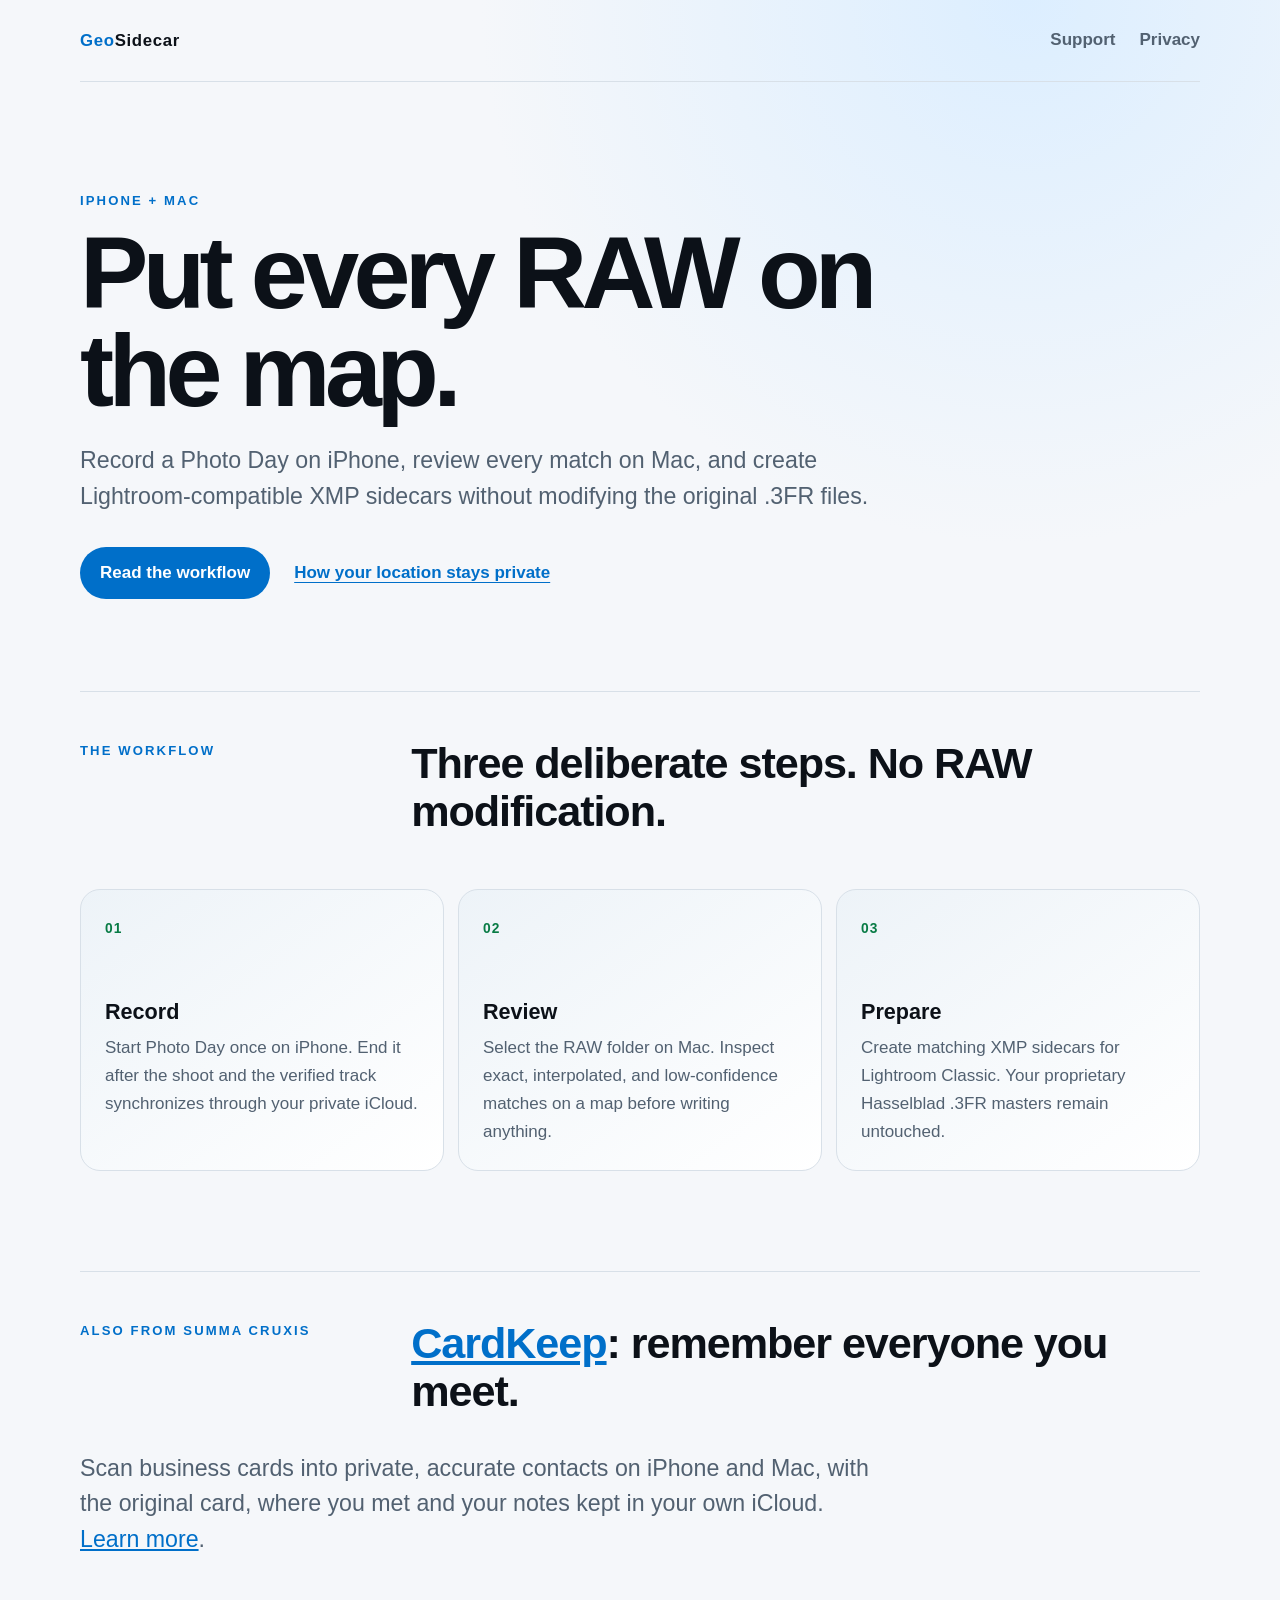
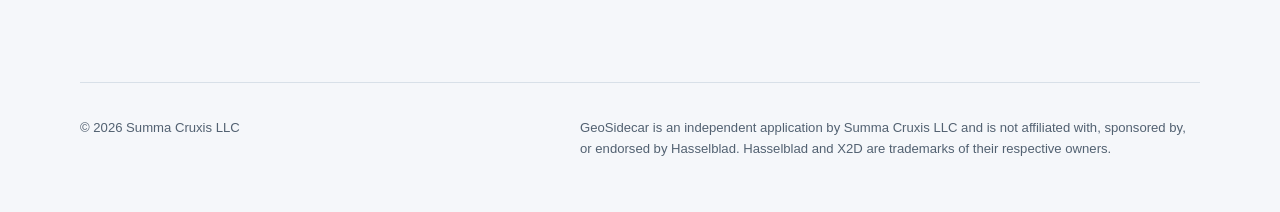
<file: index.html>
<!doctype html>
<html lang="en">
<head>
  <meta charset="utf-8">
  <meta name="viewport" content="width=device-width, initial-scale=1">
  <meta name="description" content="GeoSidecar support, workflow guidance, and privacy information.">
  <title>GeoSidecar — RAW Geotagging for Hasselblad X2D Cameras</title>
  <link rel="stylesheet" href="styles.css">
</head>
<body>
  <header class="site-header">
    <a class="wordmark" href="index.html" aria-label="GeoSidecar home"><span>Geo</span>Sidecar</a>
    <nav aria-label="Main navigation">
      <a href="support.html">Support</a>
      <a href="privacy.html">Privacy</a>
    </nav>
  </header>

  <main>
    <section class="hero">
      <p class="eyebrow">iPhone + Mac</p>
      <h1>Put every RAW on the map.</h1>
      <p class="lede">Record a Photo Day on iPhone, review every match on Mac, and create Lightroom-compatible XMP sidecars without modifying the original .3FR files.</p>
      <div class="hero-actions">
        <a class="button" href="support.html">Read the workflow</a>
        <a class="text-link" href="privacy.html">How your location stays private</a>
      </div>
    </section>

    <section class="workflow" aria-labelledby="workflow-heading">
      <div class="section-heading">
        <p class="eyebrow">The workflow</p>
        <h2 id="workflow-heading">Three deliberate steps. No RAW modification.</h2>
      </div>
      <div class="cards">
        <article><span class="number">01</span><h3>Record</h3><p>Start Photo Day once on iPhone. End it after the shoot and the verified track synchronizes through your private iCloud.</p></article>
        <article><span class="number">02</span><h3>Review</h3><p>Select the RAW folder on Mac. Inspect exact, interpolated, and low-confidence matches on a map before writing anything.</p></article>
        <article><span class="number">03</span><h3>Prepare</h3><p>Create matching XMP sidecars for Lightroom Classic. Your proprietary Hasselblad .3FR masters remain untouched.</p></article>
      </div>
    </section>

    <section class="workflow" aria-labelledby="more-heading">
      <div class="section-heading">
        <p class="eyebrow">Also from Summa Cruxis</p>
        <h2 id="more-heading"><a href="cardkeep/index.html">CardKeep</a>: remember everyone you meet.</h2>
      </div>
      <p class="lede">Scan business cards into private, accurate contacts on iPhone and Mac, with the original card, where you met and your notes kept in your own iCloud. <a href="cardkeep/index.html">Learn more</a>.</p>
    </section>
  </main>

  <footer>
    <p>© 2026 Summa Cruxis LLC</p>
    <p>GeoSidecar is an independent application by Summa Cruxis LLC and is not affiliated with, sponsored by, or endorsed by Hasselblad. Hasselblad and X2D are trademarks of their respective owners.</p>
  </footer>
</body>
</html>
</file>
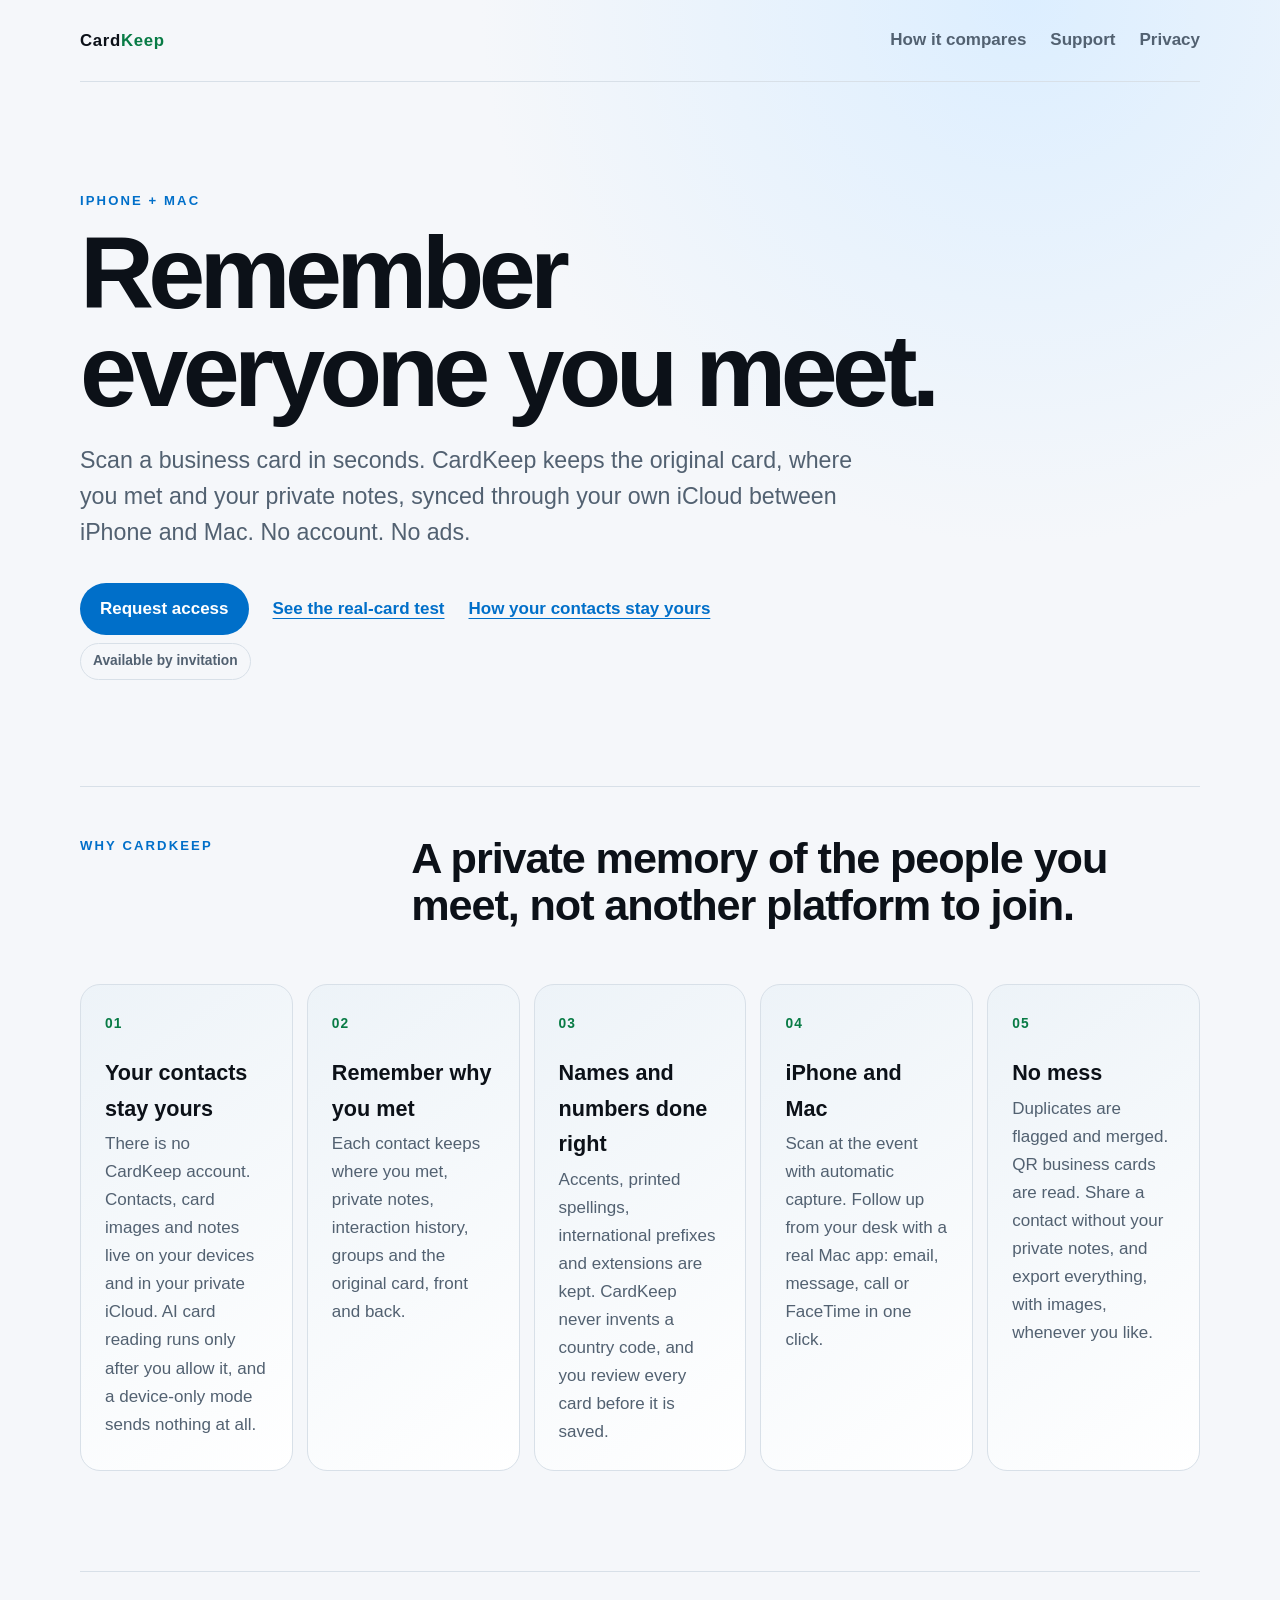
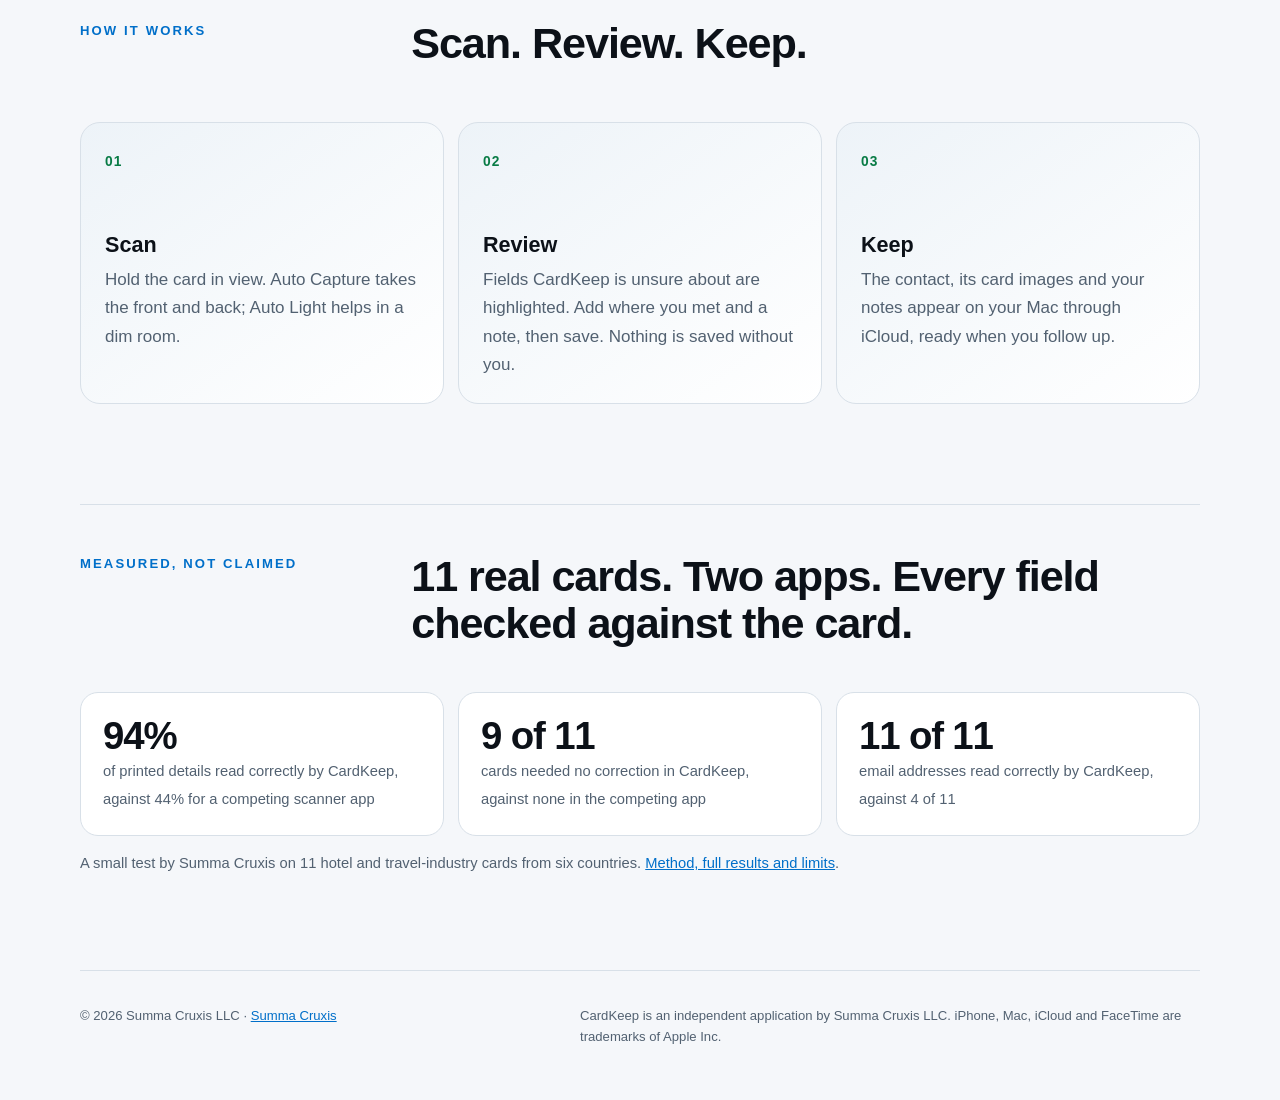
<file: cardkeep/index.html>
<!doctype html>
<html lang="en">
<head>
  <meta charset="utf-8">
  <meta name="viewport" content="width=device-width, initial-scale=1">
  <meta name="description" content="CardKeep turns business cards into private, accurate contacts on iPhone and Mac, with the original card, where you met, and your notes kept in your own iCloud.">
  <title>CardKeep — Remember everyone you meet</title>
  <link rel="stylesheet" href="../styles.css">
  <link rel="stylesheet" href="cardkeep.css">
</head>
<body>
  <header class="site-header">
    <a class="wordmark" href="index.html" aria-label="CardKeep home">Card<span>Keep</span></a>
    <nav aria-label="CardKeep navigation">
      <a href="compare.html">How it compares</a>
      <a href="support.html">Support</a>
      <a href="privacy.html">Privacy</a>
    </nav>
  </header>

  <main>
    <section class="hero">
      <p class="eyebrow">iPhone + Mac</p>
      <h1>Remember everyone you meet.</h1>
      <p class="lede">Scan a business card in seconds. CardKeep keeps the original card, where you met and your private notes, synced through your own iCloud between iPhone and Mac. No account. No ads.</p>
      <div class="hero-actions">
        <a class="button" href="mailto:support@summacruxis.com?subject=CardKeep%20access%20request">Request access</a>
        <a class="text-link" href="compare.html">See the real-card test</a>
        <a class="text-link" href="privacy.html">How your contacts stay yours</a>
      </div>
      <p class="status">Available by invitation</p>
    </section>

    <section class="workflow" aria-labelledby="why-heading">
      <div class="section-heading">
        <p class="eyebrow">Why CardKeep</p>
        <h2 id="why-heading">A private memory of the people you meet, not another platform to join.</h2>
      </div>
      <div class="cards five">
        <article>
          <span class="number">01</span>
          <h3>Your contacts stay yours</h3>
          <p>There is no CardKeep account. Contacts, card images and notes live on your devices and in your private iCloud. AI card reading runs only after you allow it, and a device-only mode sends nothing at all.</p>
        </article>
        <article>
          <span class="number">02</span>
          <h3>Remember why you met</h3>
          <p>Each contact keeps where you met, private notes, interaction history, groups and the original card, front and back.</p>
        </article>
        <article>
          <span class="number">03</span>
          <h3>Names and numbers done right</h3>
          <p>Accents, printed spellings, international prefixes and extensions are kept. CardKeep never invents a country code, and you review every card before it is saved.</p>
        </article>
        <article>
          <span class="number">04</span>
          <h3>iPhone and Mac</h3>
          <p>Scan at the event with automatic capture. Follow up from your desk with a real Mac app: email, message, call or FaceTime in one click.</p>
        </article>
        <article>
          <span class="number">05</span>
          <h3>No mess</h3>
          <p>Duplicates are flagged and merged. QR business cards are read. Share a contact without your private notes, and export everything, with images, whenever you like.</p>
        </article>
      </div>
    </section>

    <section class="workflow" aria-labelledby="how-heading">
      <div class="section-heading">
        <p class="eyebrow">How it works</p>
        <h2 id="how-heading">Scan. Review. Keep.</h2>
      </div>
      <div class="cards">
        <article><span class="number">01</span><h3>Scan</h3><p>Hold the card in view. Auto Capture takes the front and back; Auto Light helps in a dim room.</p></article>
        <article><span class="number">02</span><h3>Review</h3><p>Fields CardKeep is unsure about are highlighted. Add where you met and a note, then save. Nothing is saved without you.</p></article>
        <article><span class="number">03</span><h3>Keep</h3><p>The contact, its card images and your notes appear on your Mac through iCloud, ready when you follow up.</p></article>
      </div>
    </section>

    <section class="band" aria-labelledby="test-heading">
      <div class="section-heading">
        <p class="eyebrow">Measured, not claimed</p>
        <h2 id="test-heading">11 real cards. Two apps. Every field checked against the card.</h2>
      </div>
      <div class="stat-row">
        <div class="stat"><b>94%</b><span>of printed details read correctly by CardKeep, against 44% for a competing scanner app</span></div>
        <div class="stat"><b>9 of 11</b><span>cards needed no correction in CardKeep, against none in the competing app</span></div>
        <div class="stat"><b>11 of 11</b><span>email addresses read correctly by CardKeep, against 4 of 11</span></div>
      </div>
      <p class="fine">A small test by Summa Cruxis on 11 hotel and travel-industry cards from six countries. <a href="compare.html">Method, full results and limits</a>.</p>
    </section>
  </main>

  <footer>
    <p>© 2026 Summa Cruxis LLC · <a href="../index.html">Summa Cruxis</a></p>
    <p>CardKeep is an independent application by Summa Cruxis LLC. iPhone, Mac, iCloud and FaceTime are trademarks of Apple Inc.</p>
  </footer>
</body>
</html>
</file>
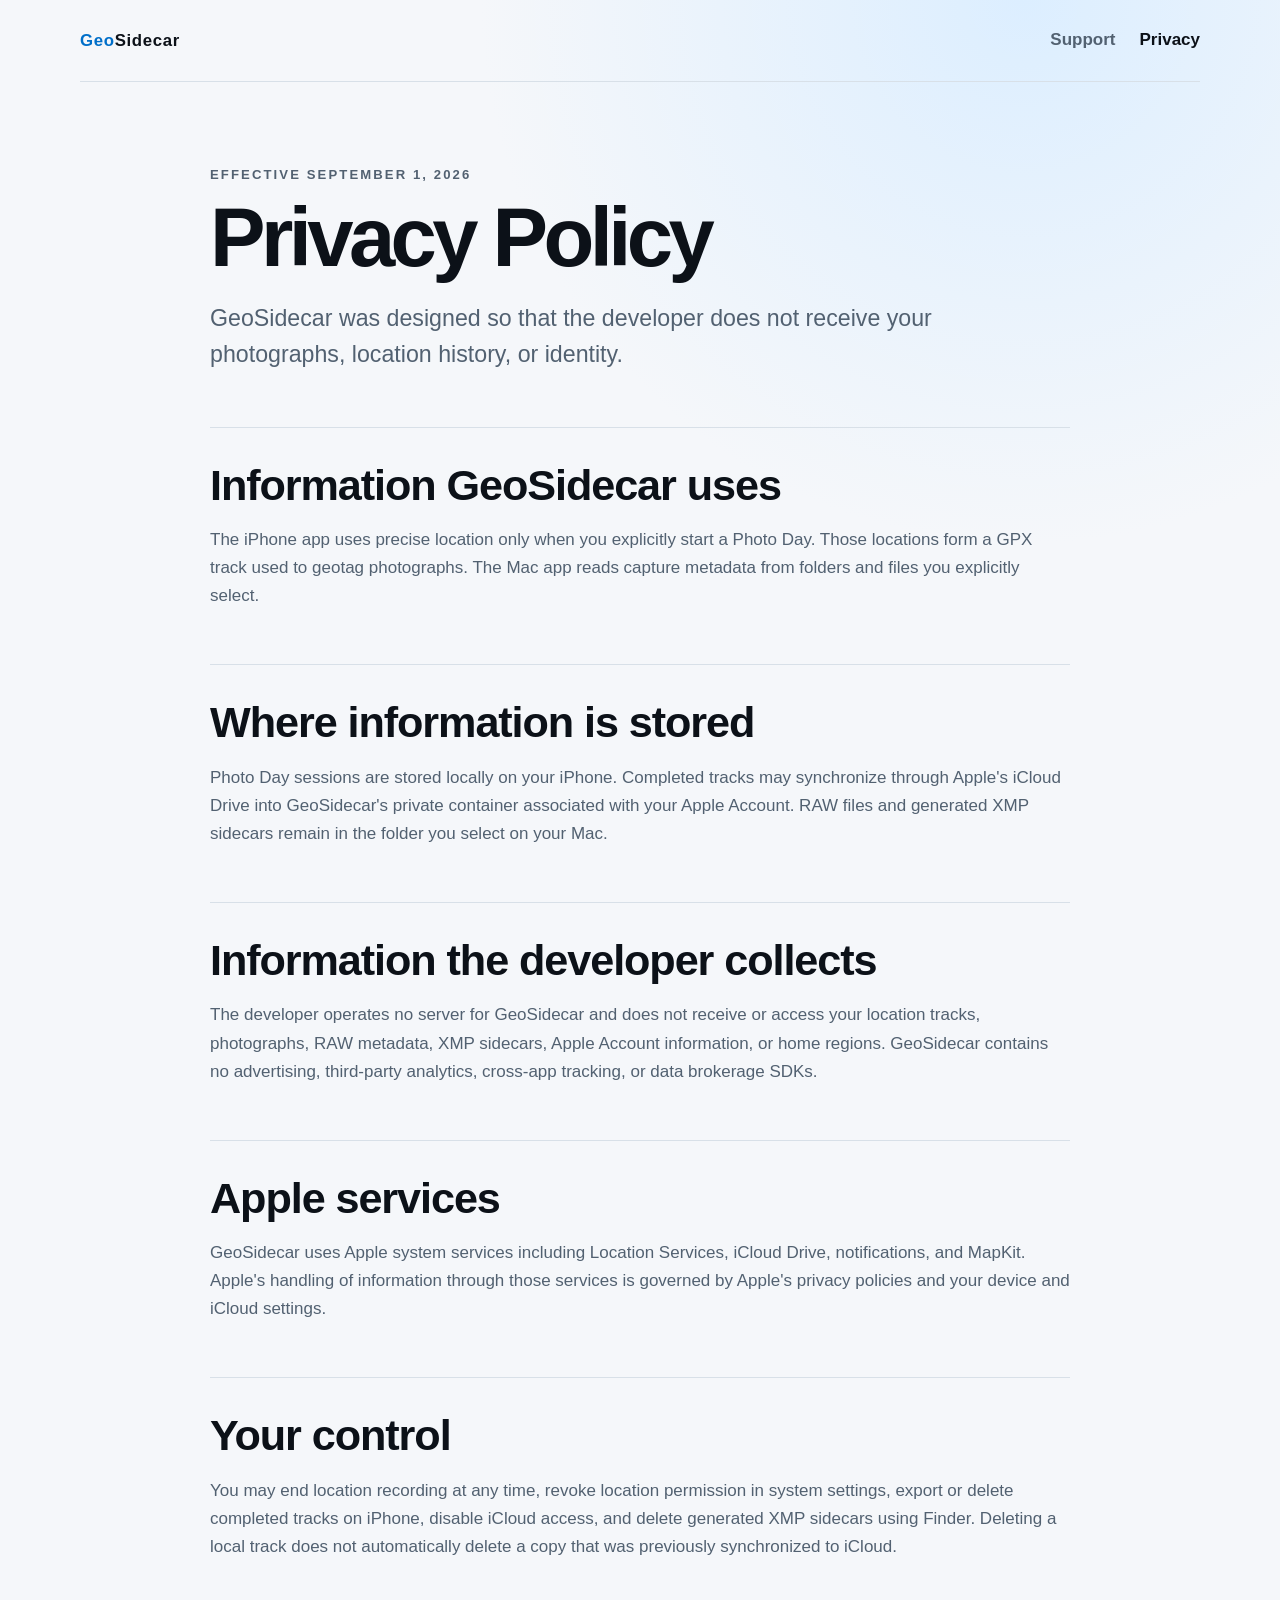
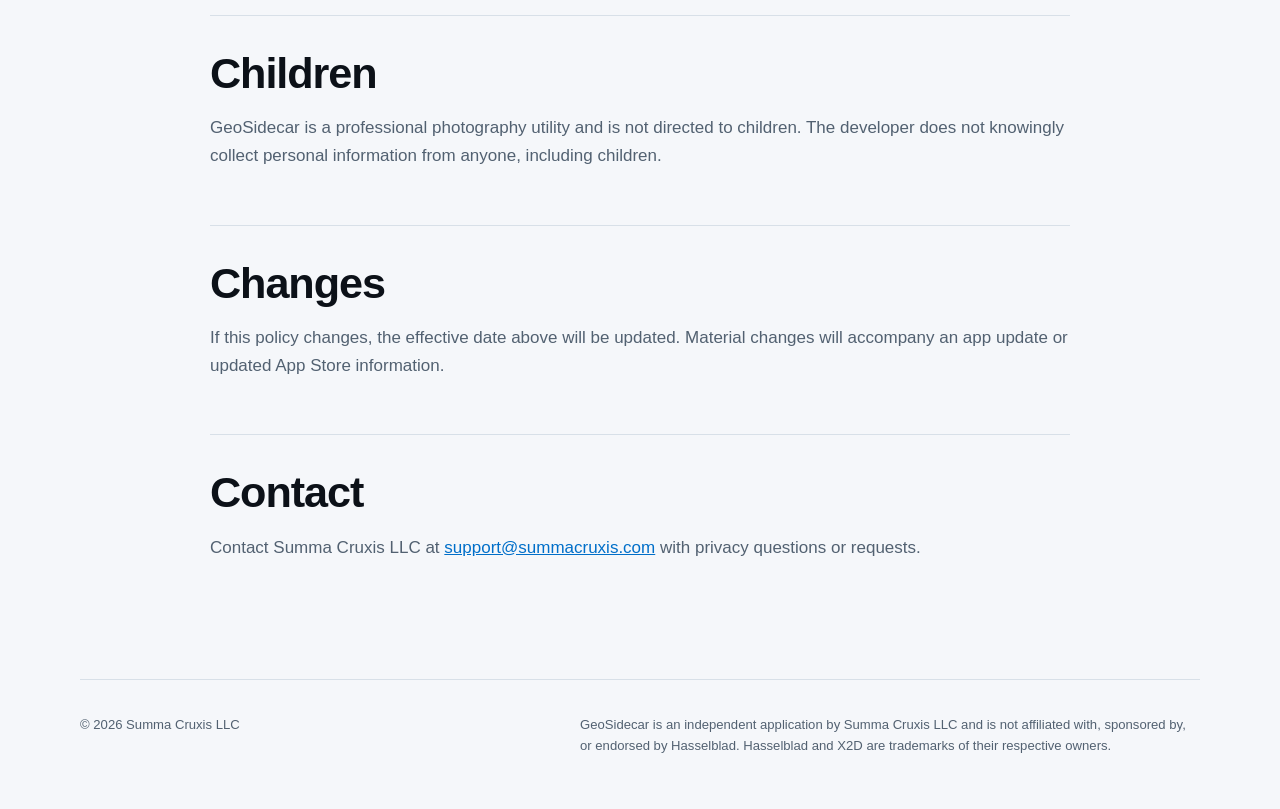
<file: privacy.html>
<!doctype html>
<html lang="en">
<head>
  <meta charset="utf-8">
  <meta name="viewport" content="width=device-width, initial-scale=1">
  <meta name="description" content="GeoSidecar privacy policy.">
  <title>Privacy Policy — GeoSidecar</title>
  <link rel="stylesheet" href="styles.css">
</head>
<body>
  <header class="site-header">
    <a class="wordmark" href="index.html" aria-label="GeoSidecar home"><span>Geo</span>Sidecar</a>
    <nav aria-label="Main navigation"><a href="support.html">Support</a><a aria-current="page" href="privacy.html">Privacy</a></nav>
  </header>

  <main class="document legal">
    <p class="eyebrow">Effective September 1, 2026</p>
    <h1>Privacy Policy</h1>
    <p class="lede">GeoSidecar was designed so that the developer does not receive your photographs, location history, or identity.</p>

    <section><h2>Information GeoSidecar uses</h2><p>The iPhone app uses precise location only when you explicitly start a Photo Day. Those locations form a GPX track used to geotag photographs. The Mac app reads capture metadata from folders and files you explicitly select.</p></section>
    <section><h2>Where information is stored</h2><p>Photo Day sessions are stored locally on your iPhone. Completed tracks may synchronize through Apple's iCloud Drive into GeoSidecar's private container associated with your Apple Account. RAW files and generated XMP sidecars remain in the folder you select on your Mac.</p></section>
    <section><h2>Information the developer collects</h2><p>The developer operates no server for GeoSidecar and does not receive or access your location tracks, photographs, RAW metadata, XMP sidecars, Apple Account information, or home regions. GeoSidecar contains no advertising, third-party analytics, cross-app tracking, or data brokerage SDKs.</p></section>
    <section><h2>Apple services</h2><p>GeoSidecar uses Apple system services including Location Services, iCloud Drive, notifications, and MapKit. Apple's handling of information through those services is governed by Apple's privacy policies and your device and iCloud settings.</p></section>
    <section><h2>Your control</h2><p>You may end location recording at any time, revoke location permission in system settings, export or delete completed tracks on iPhone, disable iCloud access, and delete generated XMP sidecars using Finder. Deleting a local track does not automatically delete a copy that was previously synchronized to iCloud.</p></section>
    <section><h2>Children</h2><p>GeoSidecar is a professional photography utility and is not directed to children. The developer does not knowingly collect personal information from anyone, including children.</p></section>
    <section><h2>Changes</h2><p>If this policy changes, the effective date above will be updated. Material changes will accompany an app update or updated App Store information.</p></section>
    <section><h2>Contact</h2><p>Contact Summa Cruxis LLC at <a href="mailto:support@summacruxis.com">support@summacruxis.com</a> with privacy questions or requests.</p></section>
  </main>

  <footer><p>© 2026 Summa Cruxis LLC</p><p>GeoSidecar is an independent application by Summa Cruxis LLC and is not affiliated with, sponsored by, or endorsed by Hasselblad. Hasselblad and X2D are trademarks of their respective owners.</p></footer>
</body>
</html>
</file>
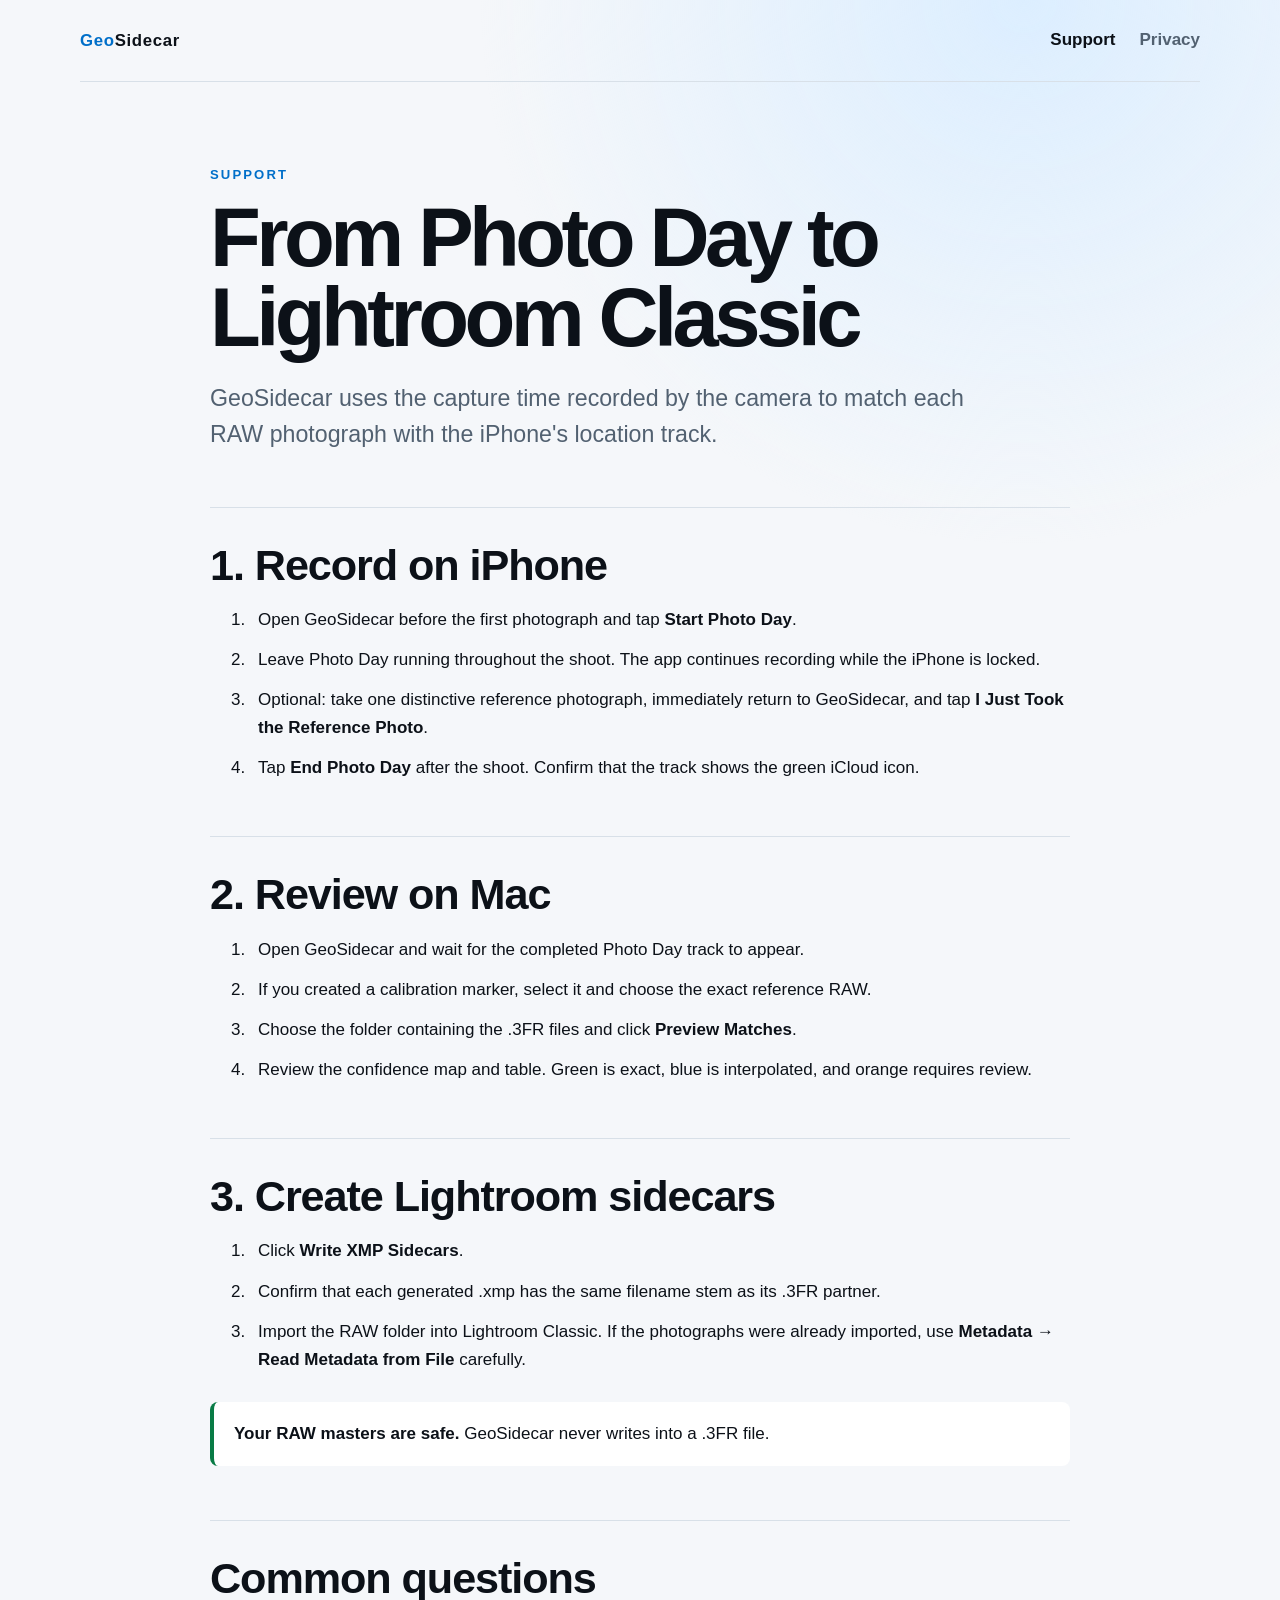
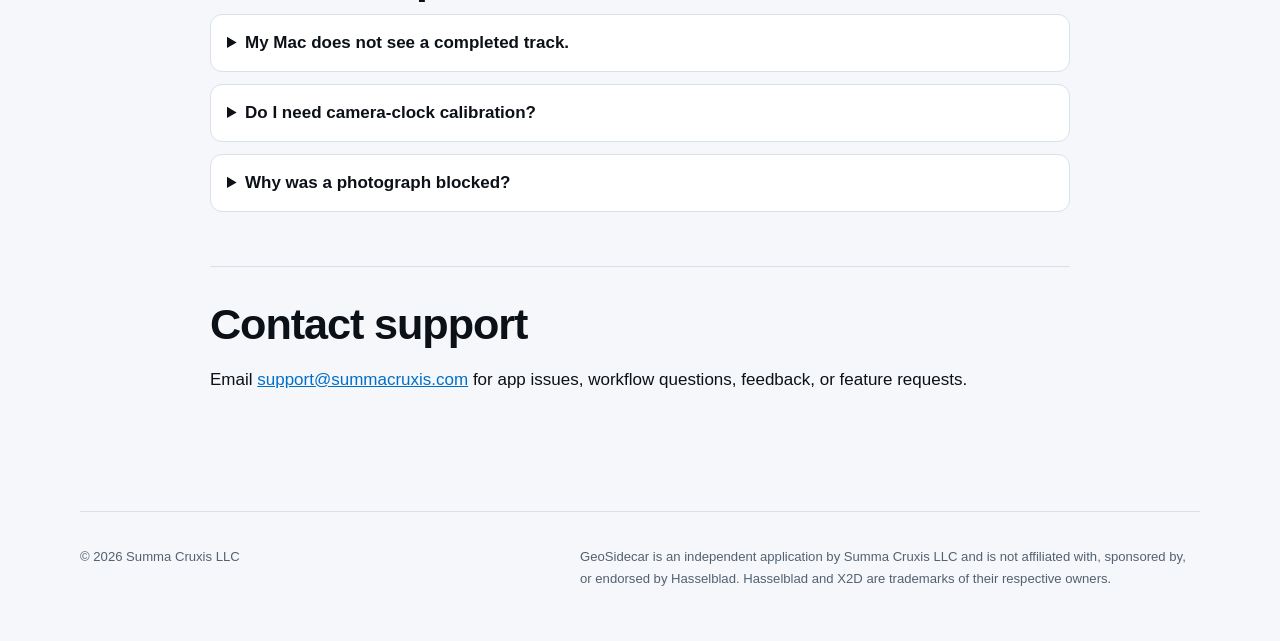
<file: support.html>
<!doctype html>
<html lang="en">
<head>
  <meta charset="utf-8">
  <meta name="viewport" content="width=device-width, initial-scale=1">
  <meta name="description" content="GeoSidecar support and Lightroom Classic workflow guide.">
  <title>Support — GeoSidecar</title>
  <link rel="stylesheet" href="styles.css">
</head>
<body>
  <header class="site-header">
    <a class="wordmark" href="index.html" aria-label="GeoSidecar home"><span>Geo</span>Sidecar</a>
    <nav aria-label="Main navigation"><a aria-current="page" href="support.html">Support</a><a href="privacy.html">Privacy</a></nav>
  </header>

  <main class="document">
    <p class="eyebrow">Support</p>
    <h1>From Photo Day to Lightroom Classic</h1>
    <p class="lede">GeoSidecar uses the capture time recorded by the camera to match each RAW photograph with the iPhone's location track.</p>

    <section>
      <h2>1. Record on iPhone</h2>
      <ol>
        <li>Open GeoSidecar before the first photograph and tap <strong>Start Photo Day</strong>.</li>
        <li>Leave Photo Day running throughout the shoot. The app continues recording while the iPhone is locked.</li>
        <li>Optional: take one distinctive reference photograph, immediately return to GeoSidecar, and tap <strong>I Just Took the Reference Photo</strong>.</li>
        <li>Tap <strong>End Photo Day</strong> after the shoot. Confirm that the track shows the green iCloud icon.</li>
      </ol>
    </section>

    <section>
      <h2>2. Review on Mac</h2>
      <ol>
        <li>Open GeoSidecar and wait for the completed Photo Day track to appear.</li>
        <li>If you created a calibration marker, select it and choose the exact reference RAW.</li>
        <li>Choose the folder containing the .3FR files and click <strong>Preview Matches</strong>.</li>
        <li>Review the confidence map and table. Green is exact, blue is interpolated, and orange requires review.</li>
      </ol>
    </section>

    <section>
      <h2>3. Create Lightroom sidecars</h2>
      <ol>
        <li>Click <strong>Write XMP Sidecars</strong>.</li>
        <li>Confirm that each generated .xmp has the same filename stem as its .3FR partner.</li>
        <li>Import the RAW folder into Lightroom Classic. If the photographs were already imported, use <strong>Metadata → Read Metadata from File</strong> carefully.</li>
      </ol>
      <div class="notice"><strong>Your RAW masters are safe.</strong> GeoSidecar never writes into a .3FR file.</div>
    </section>

    <section>
      <h2>Common questions</h2>
      <details><summary>My Mac does not see a completed track.</summary><p>Confirm that both devices use the same Apple Account for iCloud Drive, that iCloud Drive is enabled for GeoSidecar, and that the iPhone track shows the green synchronized icon. On Mac, click Refresh iCloud.</p></details>
      <details><summary>Do I need camera-clock calibration?</summary><p>No. Use it when the camera clock may be early or late. One reference photo lets GeoSidecar correct that drift across the entire shoot.</p></details>
      <details><summary>Why was a photograph blocked?</summary><p>Low-confidence matches and existing GPS are blocked by default. Review the location first, then deliberately enable the relevant writing option if it is correct.</p></details>
    </section>

    <section class="contact">
      <h2>Contact support</h2>
      <p>Email <a href="mailto:support@summacruxis.com">support@summacruxis.com</a> for app issues, workflow questions, feedback, or feature requests.</p>
    </section>
  </main>

  <footer><p>© 2026 Summa Cruxis LLC</p><p>GeoSidecar is an independent application by Summa Cruxis LLC and is not affiliated with, sponsored by, or endorsed by Hasselblad. Hasselblad and X2D are trademarks of their respective owners.</p></footer>
</body>
</html>
</file>
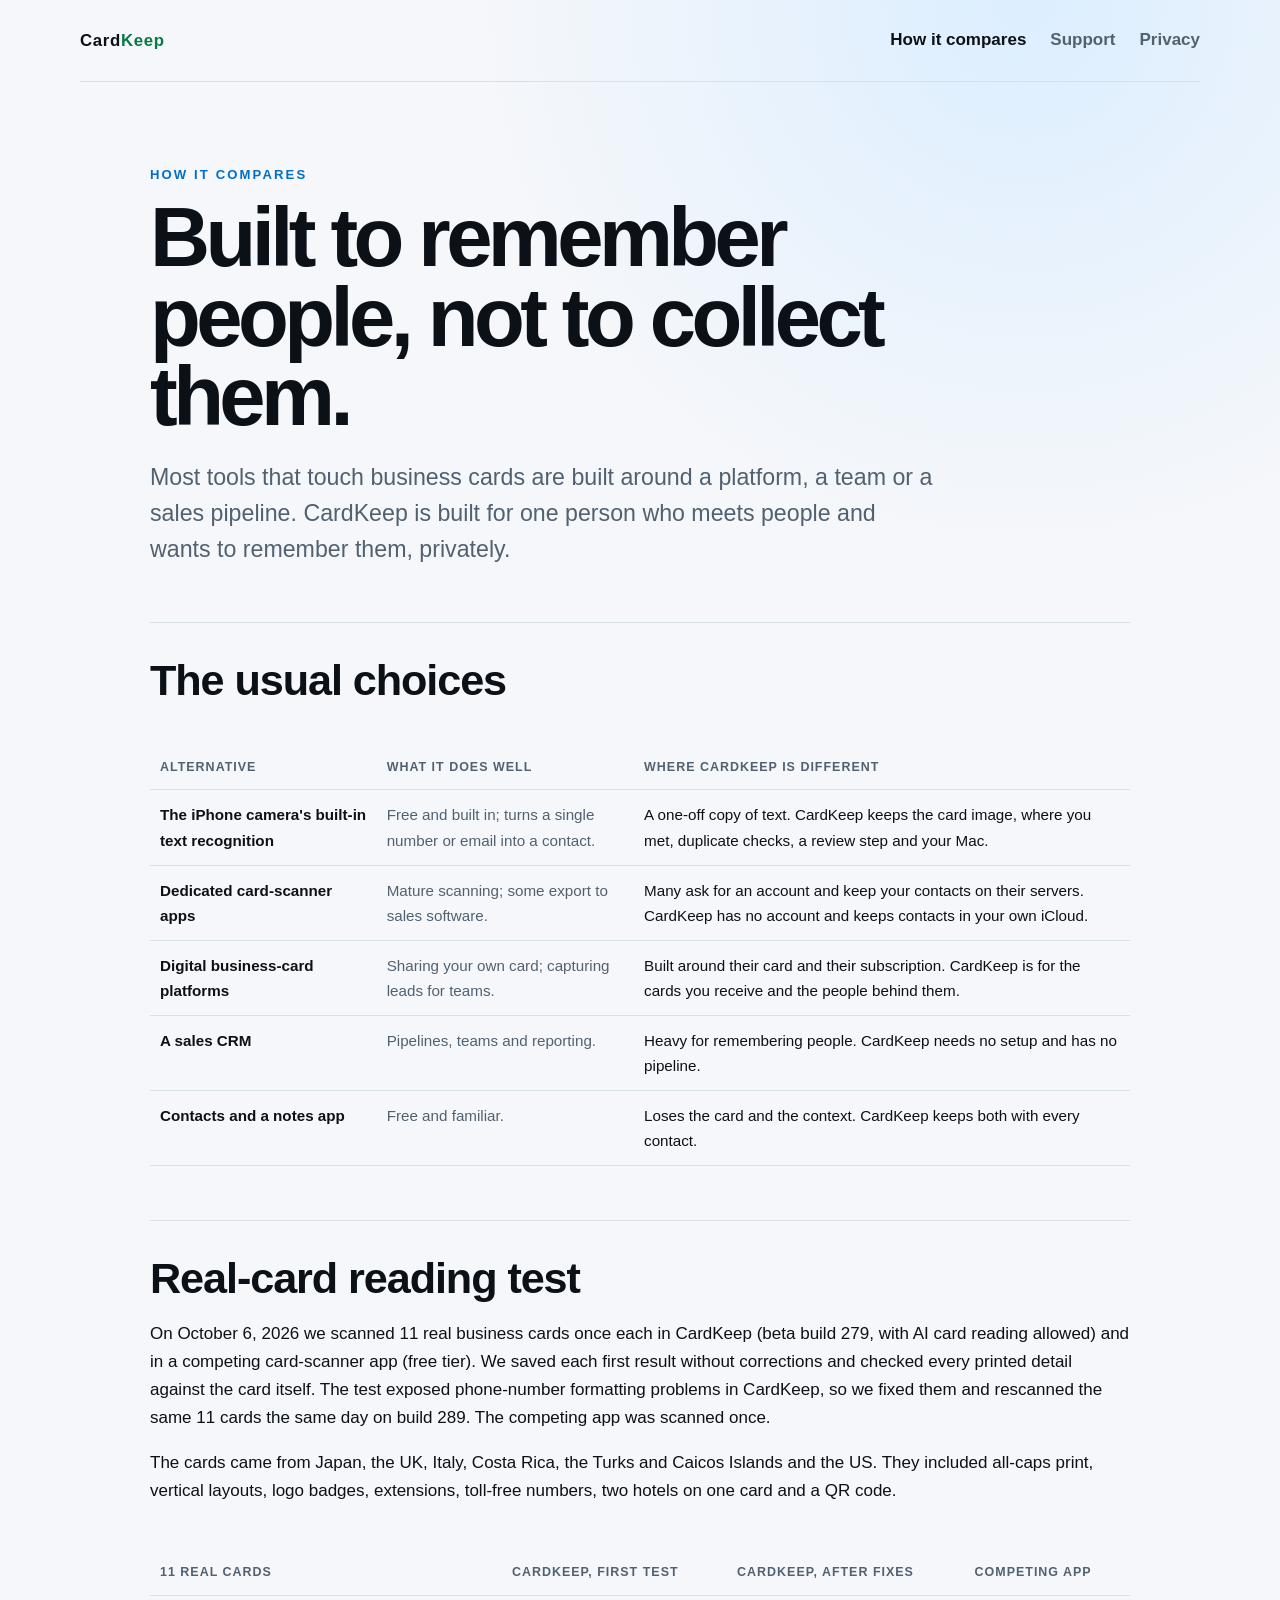
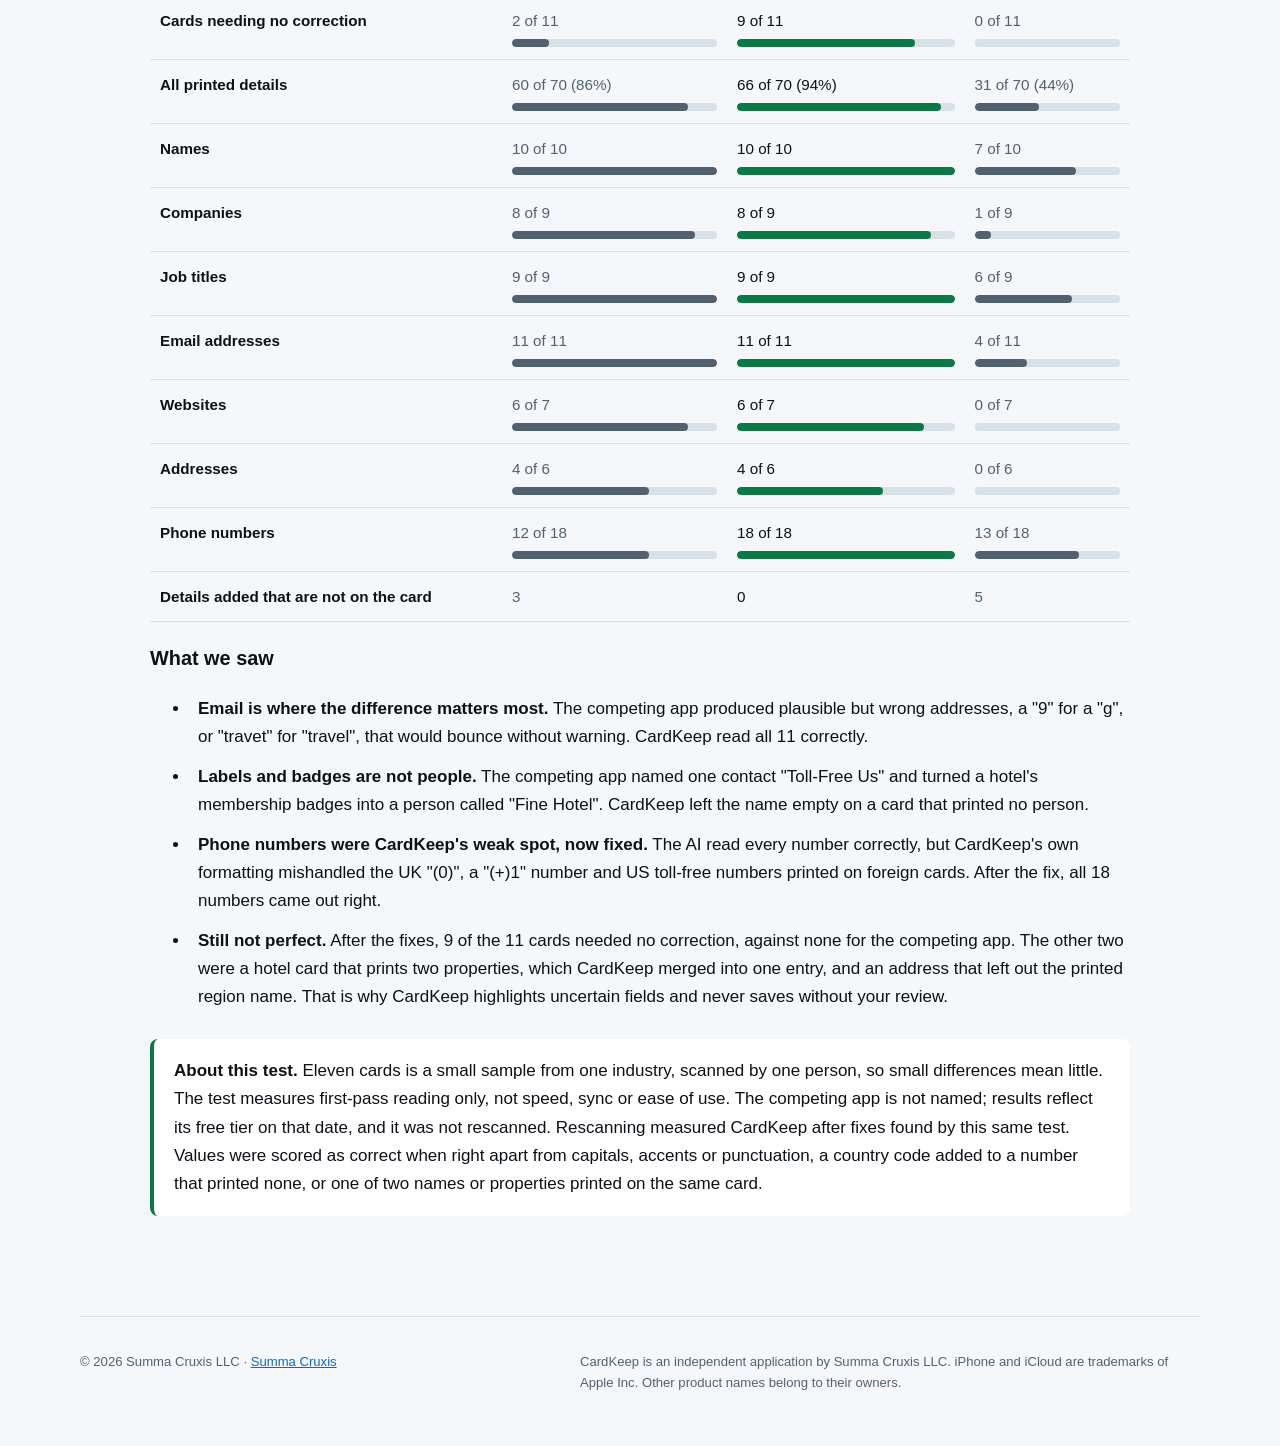
<file: cardkeep/compare.html>
<!doctype html>
<html lang="en">
<head>
  <meta charset="utf-8">
  <meta name="viewport" content="width=device-width, initial-scale=1">
  <meta name="description" content="How CardKeep compares with other ways to keep business cards, and the results of a real-card reading test.">
  <title>How CardKeep Compares</title>
  <link rel="stylesheet" href="../styles.css">
  <link rel="stylesheet" href="cardkeep.css">
</head>
<body>
  <header class="site-header">
    <a class="wordmark" href="index.html" aria-label="CardKeep home">Card<span>Keep</span></a>
    <nav aria-label="CardKeep navigation">
      <a aria-current="page" href="compare.html">How it compares</a>
      <a href="support.html">Support</a>
      <a href="privacy.html">Privacy</a>
    </nav>
  </header>

  <main class="document" style="max-width: 980px">
    <p class="eyebrow">How it compares</p>
    <h1>Built to remember people, not to collect them.</h1>
    <p class="lede">Most tools that touch business cards are built around a platform, a team or a sales pipeline. CardKeep is built for one person who meets people and wants to remember them, privately.</p>

    <section aria-labelledby="choices-heading">
      <h2 id="choices-heading">The usual choices</h2>
      <div class="table-wrap">
        <table class="compare">
          <thead><tr><th scope="col">Alternative</th><th scope="col">What it does well</th><th scope="col">Where CardKeep is different</th></tr></thead>
          <tbody>
            <tr><td>The iPhone camera's built-in text recognition</td><td class="them">Free and built in; turns a single number or email into a contact.</td><td class="us">A one-off copy of text. CardKeep keeps the card image, where you met, duplicate checks, a review step and your Mac.</td></tr>
            <tr><td>Dedicated card-scanner apps</td><td class="them">Mature scanning; some export to sales software.</td><td class="us">Many ask for an account and keep your contacts on their servers. CardKeep has no account and keeps contacts in your own iCloud.</td></tr>
            <tr><td>Digital business-card platforms</td><td class="them">Sharing your own card; capturing leads for teams.</td><td class="us">Built around their card and their subscription. CardKeep is for the cards you receive and the people behind them.</td></tr>
            <tr><td>A sales CRM</td><td class="them">Pipelines, teams and reporting.</td><td class="us">Heavy for remembering people. CardKeep needs no setup and has no pipeline.</td></tr>
            <tr><td>Contacts and a notes app</td><td class="them">Free and familiar.</td><td class="us">Loses the card and the context. CardKeep keeps both with every contact.</td></tr>
          </tbody>
        </table>
      </div>
    </section>

    <section aria-labelledby="test-heading">
      <h2 id="test-heading">Real-card reading test</h2>
      <p>On October 6, 2026 we scanned 11 real business cards once each in CardKeep (beta build 279, with AI card reading allowed) and in a competing card-scanner app (free tier). We saved each first result without corrections and checked every printed detail against the card itself. The test exposed phone-number formatting problems in CardKeep, so we fixed them and rescanned the same 11 cards the same day on build 289. The competing app was scanned once.</p>
      <p>The cards came from Japan, the UK, Italy, Costa Rica, the Turks and Caicos Islands and the US. They included all-caps print, vertical layouts, logo badges, extensions, toll-free numbers, two hotels on one card and a QR code.</p>

      <div class="table-wrap">
        <table class="compare results">
          <thead><tr><th scope="col">11 real cards</th><th scope="col">CardKeep, first test</th><th scope="col">CardKeep, after fixes</th><th scope="col">Competing app</th></tr></thead>
          <tbody>
            <tr><td>Cards needing no correction</td><td class="num them">2 of 11<span class="bar other"><i style="width:18%"></i></span></td><td class="num us">9 of 11<span class="bar ck"><i style="width:82%"></i></span></td><td class="num them">0 of 11<span class="bar other"><i style="width:0%"></i></span></td></tr>
            <tr><td>All printed details</td><td class="num them">60 of 70 (86%)<span class="bar other"><i style="width:86%"></i></span></td><td class="num us">66 of 70 (94%)<span class="bar ck"><i style="width:94%"></i></span></td><td class="num them">31 of 70 (44%)<span class="bar other"><i style="width:44%"></i></span></td></tr>
            <tr><td>Names</td><td class="num them">10 of 10<span class="bar other"><i style="width:100%"></i></span></td><td class="num us">10 of 10<span class="bar ck"><i style="width:100%"></i></span></td><td class="num them">7 of 10<span class="bar other"><i style="width:70%"></i></span></td></tr>
            <tr><td>Companies</td><td class="num them">8 of 9<span class="bar other"><i style="width:89%"></i></span></td><td class="num us">8 of 9<span class="bar ck"><i style="width:89%"></i></span></td><td class="num them">1 of 9<span class="bar other"><i style="width:11%"></i></span></td></tr>
            <tr><td>Job titles</td><td class="num them">9 of 9<span class="bar other"><i style="width:100%"></i></span></td><td class="num us">9 of 9<span class="bar ck"><i style="width:100%"></i></span></td><td class="num them">6 of 9<span class="bar other"><i style="width:67%"></i></span></td></tr>
            <tr><td>Email addresses</td><td class="num them">11 of 11<span class="bar other"><i style="width:100%"></i></span></td><td class="num us">11 of 11<span class="bar ck"><i style="width:100%"></i></span></td><td class="num them">4 of 11<span class="bar other"><i style="width:36%"></i></span></td></tr>
            <tr><td>Websites</td><td class="num them">6 of 7<span class="bar other"><i style="width:86%"></i></span></td><td class="num us">6 of 7<span class="bar ck"><i style="width:86%"></i></span></td><td class="num them">0 of 7<span class="bar other"><i style="width:0%"></i></span></td></tr>
            <tr><td>Addresses</td><td class="num them">4 of 6<span class="bar other"><i style="width:67%"></i></span></td><td class="num us">4 of 6<span class="bar ck"><i style="width:67%"></i></span></td><td class="num them">0 of 6<span class="bar other"><i style="width:0%"></i></span></td></tr>
            <tr><td>Phone numbers</td><td class="num them">12 of 18<span class="bar other"><i style="width:67%"></i></span></td><td class="num us">18 of 18<span class="bar ck"><i style="width:100%"></i></span></td><td class="num them">13 of 18<span class="bar other"><i style="width:72%"></i></span></td></tr>
            <tr><td>Details added that are not on the card</td><td class="num them">3</td><td class="num us">0</td><td class="num them">5</td></tr>
          </tbody>
        </table>
      </div>

      <h3>What we saw</h3>
      <ul>
        <li><strong>Email is where the difference matters most.</strong> The competing app produced plausible but wrong addresses, a "9" for a "g", or "travet" for "travel", that would bounce without warning. CardKeep read all 11 correctly.</li>
        <li><strong>Labels and badges are not people.</strong> The competing app named one contact "Toll-Free Us" and turned a hotel's membership badges into a person called "Fine Hotel". CardKeep left the name empty on a card that printed no person.</li>
        <li><strong>Phone numbers were CardKeep's weak spot, now fixed.</strong> The AI read every number correctly, but CardKeep's own formatting mishandled the UK "(0)", a "(+)1" number and US toll-free numbers printed on foreign cards. After the fix, all 18 numbers came out right.</li>
        <li><strong>Still not perfect.</strong> After the fixes, 9 of the 11 cards needed no correction, against none for the competing app. The other two were a hotel card that prints two properties, which CardKeep merged into one entry, and an address that left out the printed region name. That is why CardKeep highlights uncertain fields and never saves without your review.</li>
      </ul>

      <div class="notice">
        <strong>About this test.</strong> Eleven cards is a small sample from one industry, scanned by one person, so small differences mean little. The test measures first-pass reading only, not speed, sync or ease of use. The competing app is not named; results reflect its free tier on that date, and it was not rescanned. Rescanning measured CardKeep after fixes found by this same test. Values were scored as correct when right apart from capitals, accents or punctuation, a country code added to a number that printed none, or one of two names or properties printed on the same card.
      </div>
    </section>
  </main>

  <footer>
    <p>© 2026 Summa Cruxis LLC · <a href="../index.html">Summa Cruxis</a></p>
    <p>CardKeep is an independent application by Summa Cruxis LLC. iPhone and iCloud are trademarks of Apple Inc. Other product names belong to their owners.</p>
  </footer>
</body>
</html>
</file>
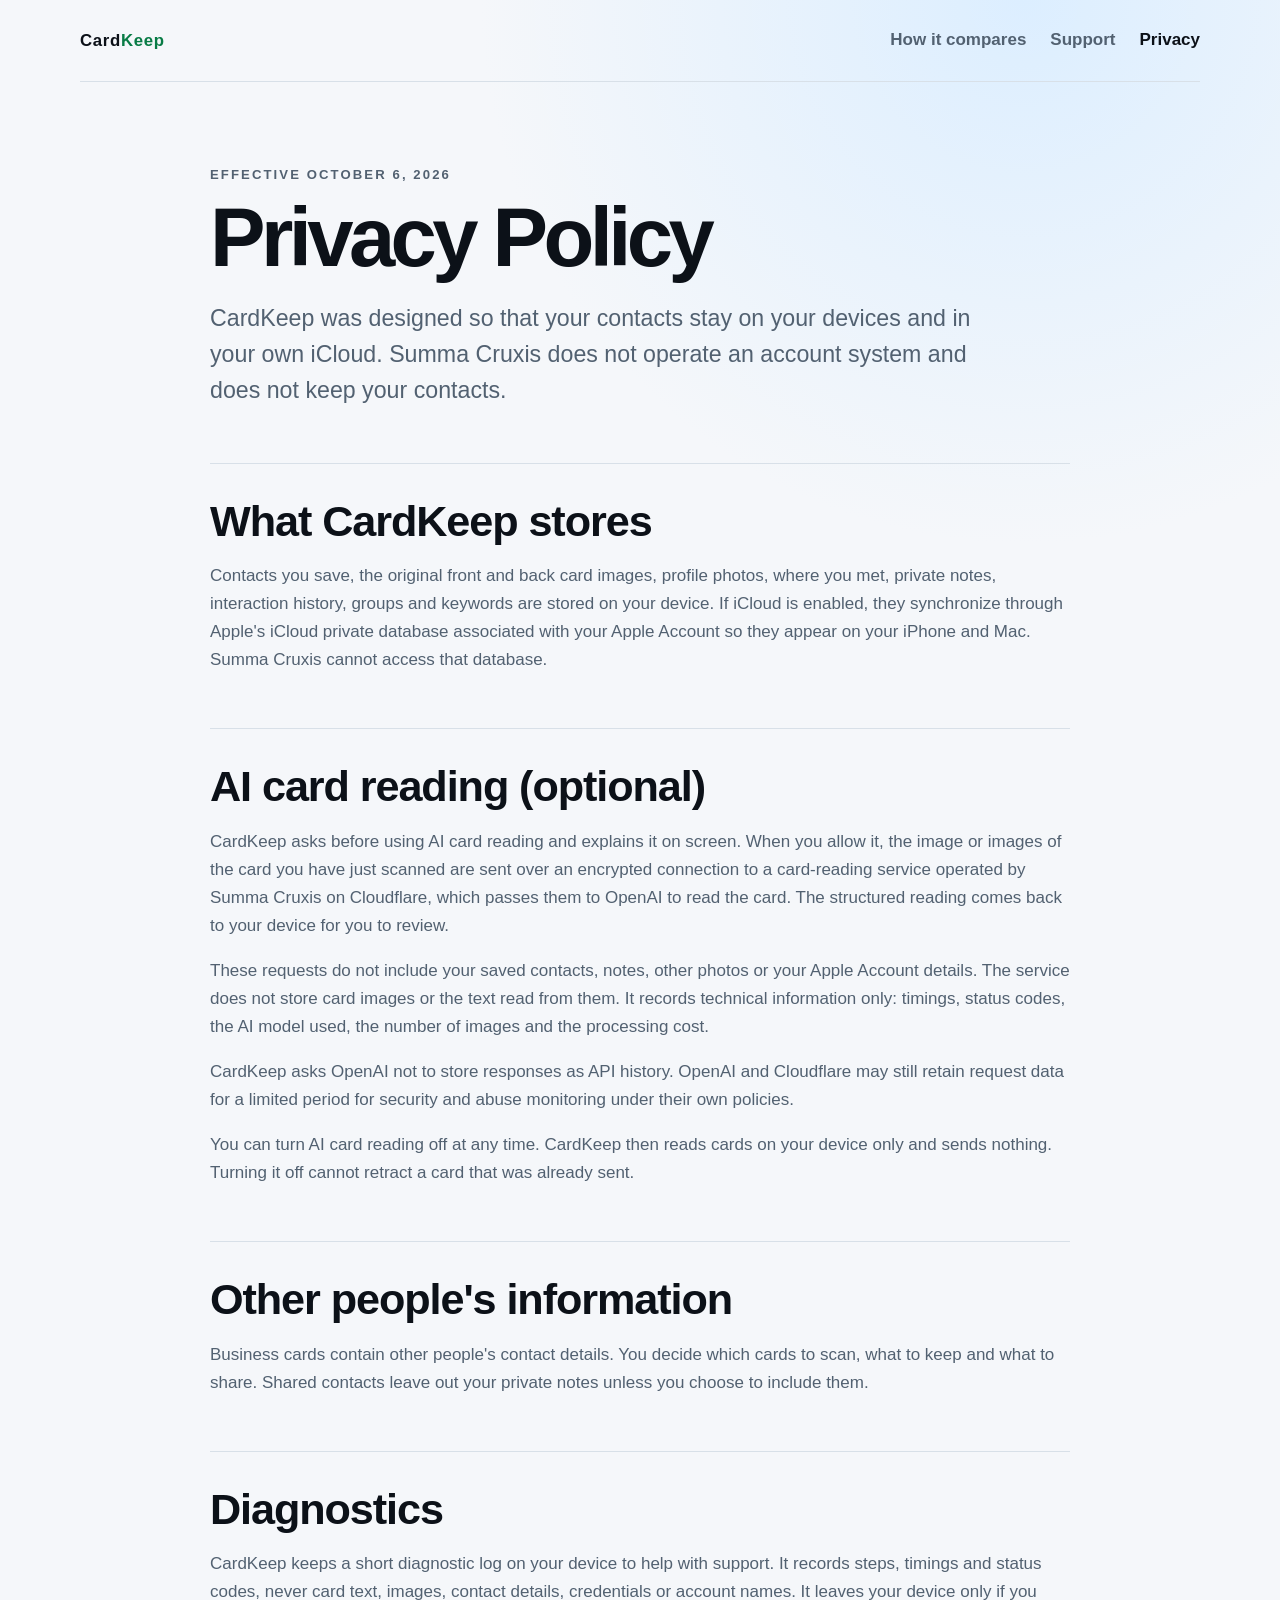
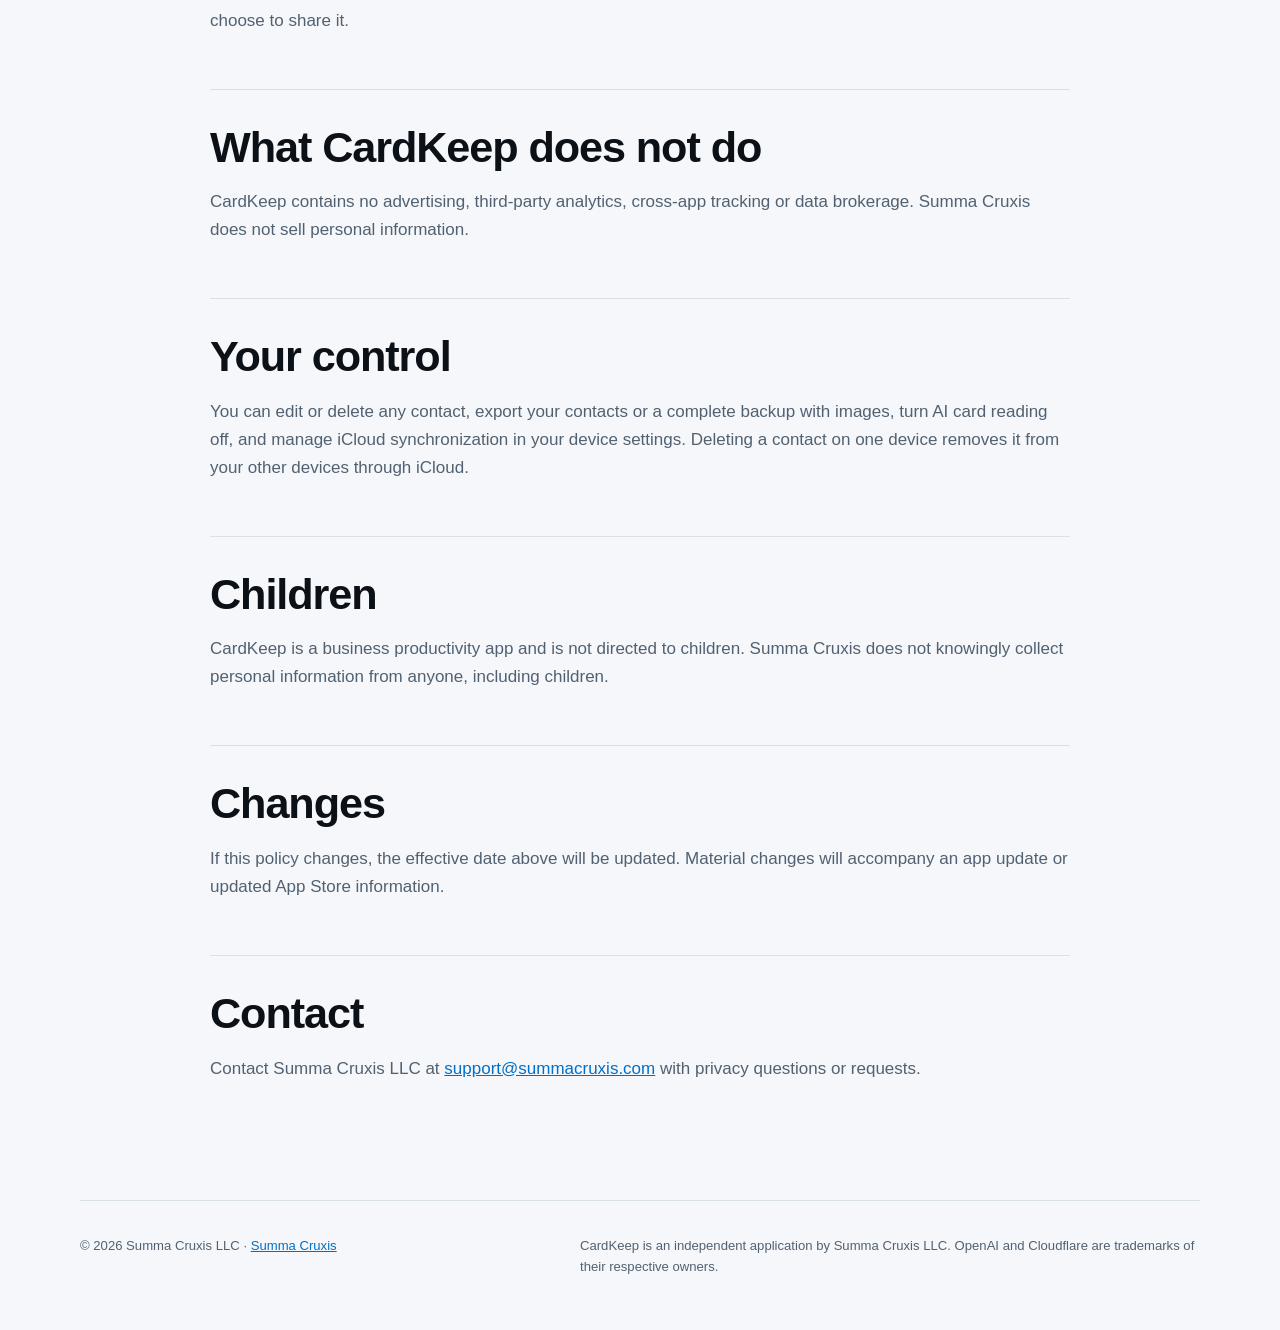
<file: cardkeep/privacy.html>
<!doctype html>
<html lang="en">
<head>
  <meta charset="utf-8">
  <meta name="viewport" content="width=device-width, initial-scale=1">
  <meta name="description" content="CardKeep privacy policy.">
  <title>CardKeep Privacy Policy</title>
  <link rel="stylesheet" href="../styles.css">
  <link rel="stylesheet" href="cardkeep.css">
</head>
<body>
  <header class="site-header">
    <a class="wordmark" href="index.html" aria-label="CardKeep home">Card<span>Keep</span></a>
    <nav aria-label="CardKeep navigation">
      <a href="compare.html">How it compares</a>
      <a href="support.html">Support</a>
      <a aria-current="page" href="privacy.html">Privacy</a>
    </nav>
  </header>

  <main class="document legal">
    <p class="eyebrow">Effective October 6, 2026</p>
    <h1>Privacy Policy</h1>
    <p class="lede">CardKeep was designed so that your contacts stay on your devices and in your own iCloud. Summa Cruxis does not operate an account system and does not keep your contacts.</p>

    <section><h2>What CardKeep stores</h2><p>Contacts you save, the original front and back card images, profile photos, where you met, private notes, interaction history, groups and keywords are stored on your device. If iCloud is enabled, they synchronize through Apple's iCloud private database associated with your Apple Account so they appear on your iPhone and Mac. Summa Cruxis cannot access that database.</p></section>

    <section><h2>AI card reading (optional)</h2>
      <p>CardKeep asks before using AI card reading and explains it on screen. When you allow it, the image or images of the card you have just scanned are sent over an encrypted connection to a card-reading service operated by Summa Cruxis on Cloudflare, which passes them to OpenAI to read the card. The structured reading comes back to your device for you to review.</p>
      <p>These requests do not include your saved contacts, notes, other photos or your Apple Account details. The service does not store card images or the text read from them. It records technical information only: timings, status codes, the AI model used, the number of images and the processing cost.</p>
      <p>CardKeep asks OpenAI not to store responses as API history. OpenAI and Cloudflare may still retain request data for a limited period for security and abuse monitoring under their own policies.</p>
      <p>You can turn AI card reading off at any time. CardKeep then reads cards on your device only and sends nothing. Turning it off cannot retract a card that was already sent.</p>
    </section>

    <section><h2>Other people's information</h2><p>Business cards contain other people's contact details. You decide which cards to scan, what to keep and what to share. Shared contacts leave out your private notes unless you choose to include them.</p></section>

    <section><h2>Diagnostics</h2><p>CardKeep keeps a short diagnostic log on your device to help with support. It records steps, timings and status codes, never card text, images, contact details, credentials or account names. It leaves your device only if you choose to share it.</p></section>

    <section><h2>What CardKeep does not do</h2><p>CardKeep contains no advertising, third-party analytics, cross-app tracking or data brokerage. Summa Cruxis does not sell personal information.</p></section>

    <section><h2>Your control</h2><p>You can edit or delete any contact, export your contacts or a complete backup with images, turn AI card reading off, and manage iCloud synchronization in your device settings. Deleting a contact on one device removes it from your other devices through iCloud.</p></section>

    <section><h2>Children</h2><p>CardKeep is a business productivity app and is not directed to children. Summa Cruxis does not knowingly collect personal information from anyone, including children.</p></section>

    <section><h2>Changes</h2><p>If this policy changes, the effective date above will be updated. Material changes will accompany an app update or updated App Store information.</p></section>

    <section><h2>Contact</h2><p>Contact Summa Cruxis LLC at <a href="mailto:support@summacruxis.com">support@summacruxis.com</a> with privacy questions or requests.</p></section>
  </main>

  <footer>
    <p>© 2026 Summa Cruxis LLC · <a href="../index.html">Summa Cruxis</a></p>
    <p>CardKeep is an independent application by Summa Cruxis LLC. OpenAI and Cloudflare are trademarks of their respective owners.</p>
  </footer>
</body>
</html>
</file>
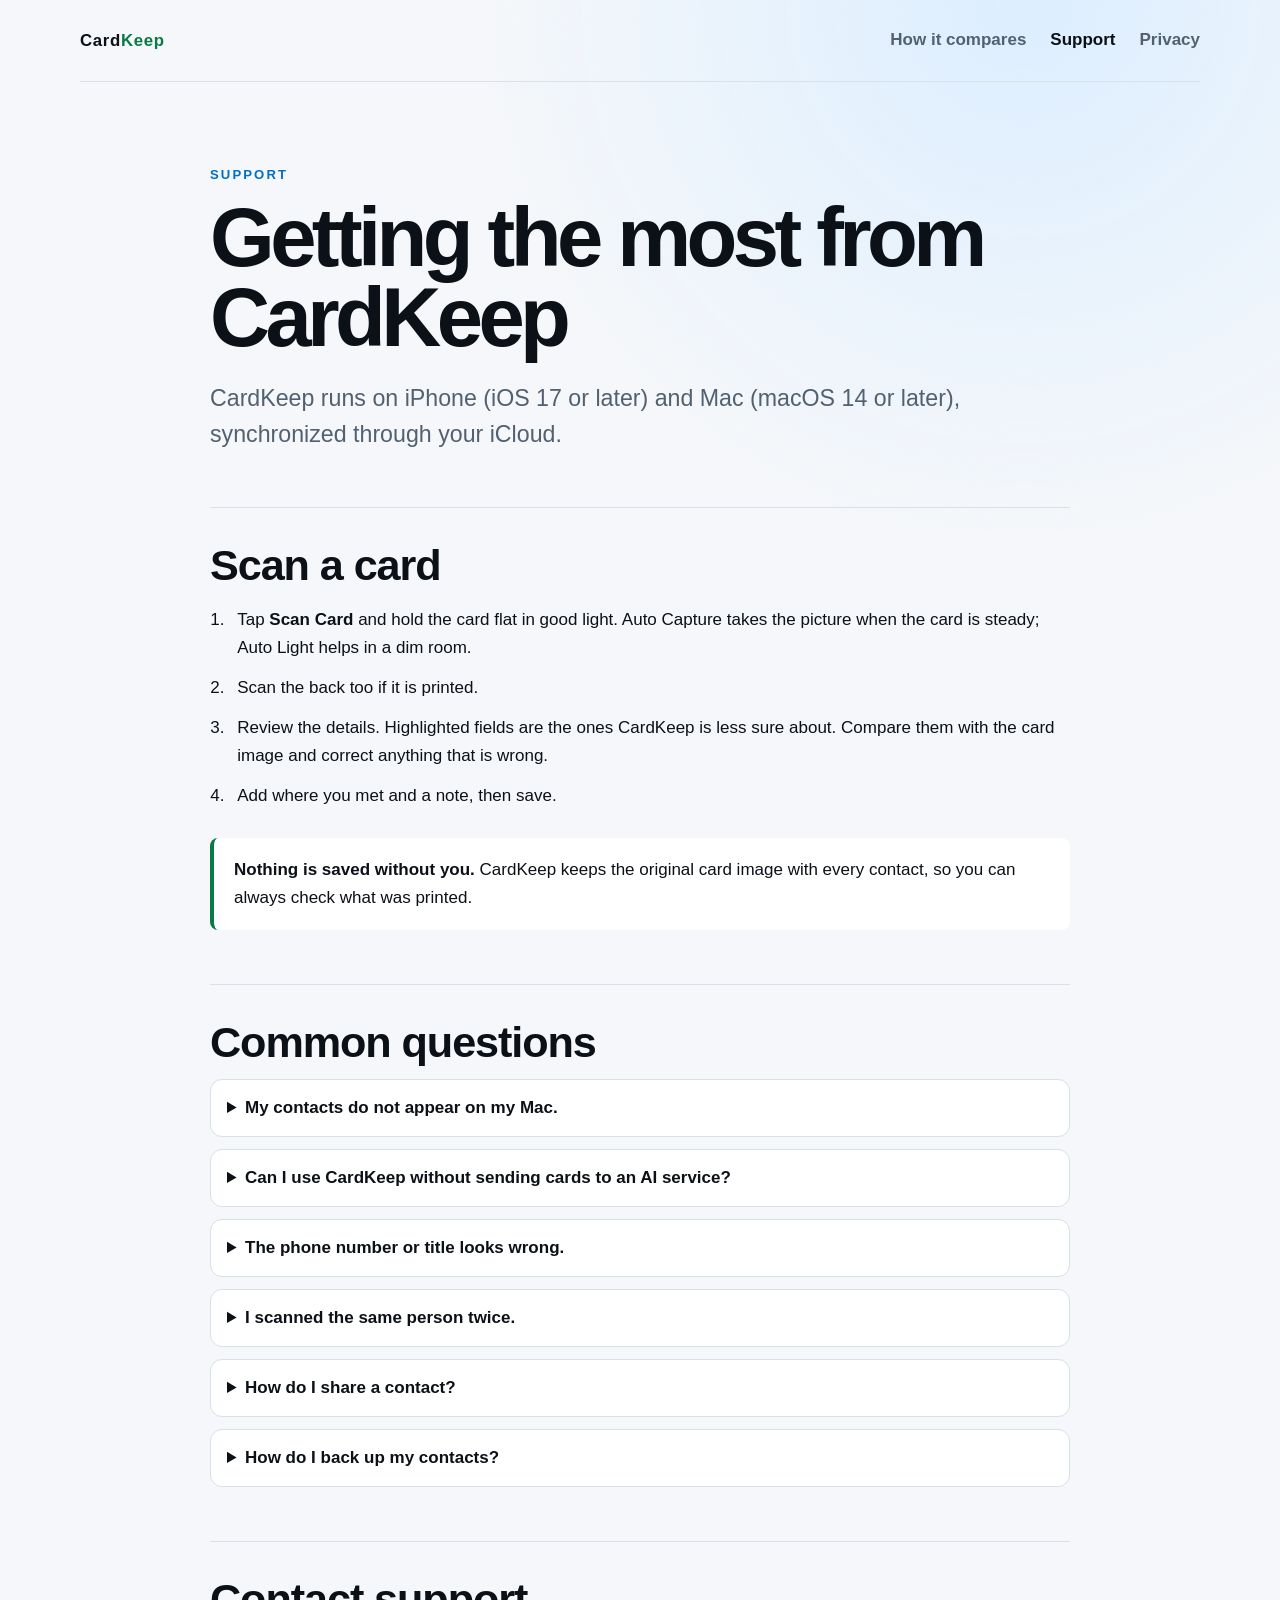
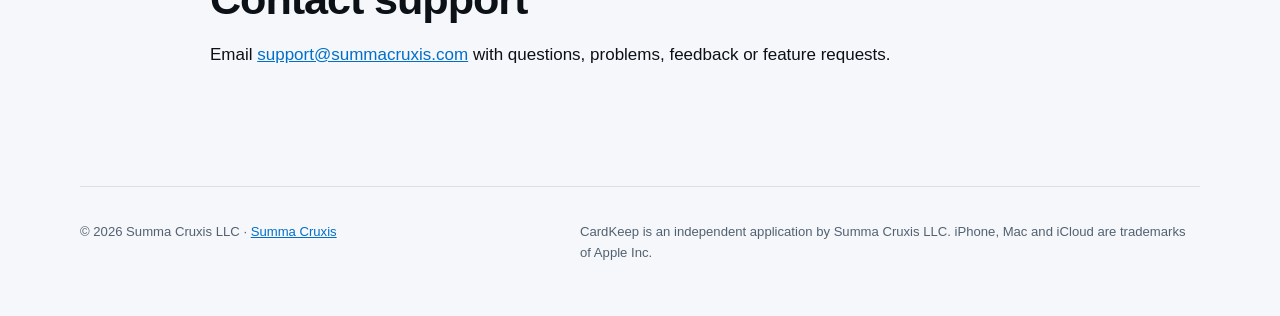
<file: cardkeep/support.html>
<!doctype html>
<html lang="en">
<head>
  <meta charset="utf-8">
  <meta name="viewport" content="width=device-width, initial-scale=1">
  <meta name="description" content="CardKeep support: scanning, review, iCloud sync, sharing and backup.">
  <title>CardKeep Support</title>
  <link rel="stylesheet" href="../styles.css">
  <link rel="stylesheet" href="cardkeep.css">
</head>
<body>
  <header class="site-header">
    <a class="wordmark" href="index.html" aria-label="CardKeep home">Card<span>Keep</span></a>
    <nav aria-label="CardKeep navigation">
      <a href="compare.html">How it compares</a>
      <a aria-current="page" href="support.html">Support</a>
      <a href="privacy.html">Privacy</a>
    </nav>
  </header>

  <main class="document">
    <p class="eyebrow">Support</p>
    <h1>Getting the most from CardKeep</h1>
    <p class="lede">CardKeep runs on iPhone (iOS 17 or later) and Mac (macOS 14 or later), synchronized through your iCloud.</p>

    <section>
      <h2>Scan a card</h2>
      <ol class="steps">
        <li>Tap <strong>Scan Card</strong> and hold the card flat in good light. Auto Capture takes the picture when the card is steady; Auto Light helps in a dim room.</li>
        <li>Scan the back too if it is printed.</li>
        <li>Review the details. Highlighted fields are the ones CardKeep is less sure about. Compare them with the card image and correct anything that is wrong.</li>
        <li>Add where you met and a note, then save.</li>
      </ol>
      <div class="notice"><strong>Nothing is saved without you.</strong> CardKeep keeps the original card image with every contact, so you can always check what was printed.</div>
    </section>

    <section>
      <h2>Common questions</h2>
      <details><summary>My contacts do not appear on my Mac.</summary><p>Make sure both devices are signed in to the same Apple Account with iCloud enabled for CardKeep. Open CardKeep on each device and check iCloud Status in the menu.</p></details>
      <details><summary>Can I use CardKeep without sending cards to an AI service?</summary><p>Yes. Turn AI card reading off and CardKeep reads cards on your device only. Reading may be less accurate on difficult cards, and every result can still be reviewed and edited.</p></details>
      <details><summary>The phone number or title looks wrong.</summary><p>Edit the field before saving. If the country is wrong, choose the right one; phone numbers are reformatted for that country. Use Check Again on an unsaved scan to ask for a fresh reading.</p></details>
      <details><summary>I scanned the same person twice.</summary><p>CardKeep flags possible duplicates by matching email and phone. Choose Merge with Existing to combine them into one contact; details that differ are kept in the contact's additional information.</p></details>
      <details><summary>How do I share a contact?</summary><p>Share it as a contact card. Your private notes and where you met are left out unless you choose to include them.</p></details>
      <details><summary>How do I back up my contacts?</summary><p>Export a complete backup, which includes card and profile images and can be restored into CardKeep, or a spreadsheet-friendly CSV file for use elsewhere.</p></details>
    </section>

    <section class="contact">
      <h2>Contact support</h2>
      <p>Email <a href="mailto:support@summacruxis.com">support@summacruxis.com</a> with questions, problems, feedback or feature requests.</p>
    </section>
  </main>

  <footer>
    <p>© 2026 Summa Cruxis LLC · <a href="../index.html">Summa Cruxis</a></p>
    <p>CardKeep is an independent application by Summa Cruxis LLC. iPhone, Mac and iCloud are trademarks of Apple Inc.</p>
  </footer>
</body>
</html>
</file>
<file: styles.css>
:root {
  color-scheme: light dark;
  --bg: #090b0f;
  --surface: #12161d;
  --surface-2: #1a2029;
  --text: #f5f7fa;
  --muted: #aab3c1;
  --line: #2b3441;
  --blue: #59adff;
  --green: #4ed68c;
  --max: 1120px;
  font-family: -apple-system, BlinkMacSystemFont, "SF Pro Display", "Helvetica Neue", sans-serif;
}

* { box-sizing: border-box; }
html { background: var(--bg); color: var(--text); }
body { margin: 0; min-height: 100vh; background: radial-gradient(circle at 80% 0%, #13253a 0, transparent 34rem), var(--bg); font-size: 17px; line-height: 1.65; }
a { color: var(--blue); }
.site-header, main, footer { width: min(calc(100% - 40px), var(--max)); margin-inline: auto; }
.site-header { min-height: 82px; display: flex; align-items: center; justify-content: space-between; border-bottom: 1px solid var(--line); }
.wordmark { color: var(--text); text-decoration: none; font-size: 1.05rem; font-weight: 700; letter-spacing: .04em; }
.wordmark span { color: var(--blue); }
nav { display: flex; gap: 24px; }
nav a { color: var(--muted); text-decoration: none; font-weight: 600; }
nav a:hover, nav a[aria-current="page"] { color: var(--text); }
.hero { padding: 108px 0 92px; max-width: 900px; }
.eyebrow { margin: 0 0 12px; color: var(--blue); font-size: .82rem; font-weight: 800; letter-spacing: .16em; text-transform: uppercase; }
h1 { max-width: 880px; margin: 0; font-size: clamp(3rem, 8vw, 6.5rem); line-height: .96; letter-spacing: -.055em; }
.lede { max-width: 790px; color: var(--muted); font-size: clamp(1.12rem, 2.5vw, 1.45rem); line-height: 1.55; }
.hero-actions { display: flex; align-items: center; gap: 24px; margin-top: 32px; }
.button { display: inline-block; border-radius: 999px; padding: 12px 20px; background: var(--blue); color: #05101b; text-decoration: none; font-weight: 800; }
.text-link { font-weight: 700; text-underline-offset: 4px; }
.workflow { padding: 48px 0 100px; border-top: 1px solid var(--line); }
.section-heading { display: grid; grid-template-columns: .55fr 1.45fr; gap: 32px; align-items: start; }
h2 { margin: 0 0 12px; font-size: clamp(1.7rem, 4vw, 2.7rem); line-height: 1.1; letter-spacing: -.025em; }
.cards { display: grid; grid-template-columns: repeat(3, 1fr); gap: 14px; margin-top: 42px; }
.cards article { min-height: 250px; padding: 24px; border: 1px solid var(--line); border-radius: 20px; background: linear-gradient(145deg, var(--surface-2), var(--surface)); }
.cards h3 { margin: 52px 0 4px; font-size: 1.35rem; }
.cards p { margin: 0; color: var(--muted); }
.number { color: var(--green); font-size: .86rem; font-weight: 800; letter-spacing: .08em; }
.document { max-width: 860px; padding: 82px 0 100px; }
.document h1 { font-size: clamp(2.8rem, 7vw, 5.2rem); }
.document section { margin-top: 54px; padding-top: 34px; border-top: 1px solid var(--line); }
.document li { margin: 12px 0; padding-left: 8px; }
.document strong { color: var(--text); }
.notice { margin-top: 28px; padding: 18px 20px; border-left: 4px solid var(--green); border-radius: 8px; background: var(--surface); }
details { margin-top: 12px; border: 1px solid var(--line); border-radius: 12px; background: var(--surface); padding: 14px 16px; }
summary { cursor: pointer; font-weight: 700; }
details p, .legal p { color: var(--muted); }
footer { display: flex; justify-content: space-between; gap: 30px; padding: 34px 0 52px; border-top: 1px solid var(--line); color: var(--muted); font-size: .82rem; }
footer p { max-width: 620px; margin: 0; }

@media (max-width: 760px) {
  body { font-size: 16px; }
  .site-header, main, footer { width: min(calc(100% - 28px), var(--max)); }
  .hero { padding: 70px 0 64px; }
  .hero-actions, footer { align-items: flex-start; flex-direction: column; }
  .section-heading, .cards { grid-template-columns: 1fr; }
  .cards article { min-height: 210px; }
  .cards h3 { margin-top: 34px; }
  .document { padding-top: 58px; }
}

@media (prefers-color-scheme: light) {
  :root { --bg: #f5f7fa; --surface: #fff; --surface-2: #edf3f8; --text: #0c1118; --muted: #526171; --line: #d8e0e8; --blue: #006fc9; --green: #087b45; }
  body { background: radial-gradient(circle at 80% 0%, #dceeff 0, transparent 34rem), var(--bg); }
  .button { color: #fff; }
}
</file>
<file: cardkeep/cardkeep.css>
/* CardKeep pages: extends ../styles.css. */
.wordmark span { color: var(--green); }
.status { display: inline-block; margin-top: 8px; padding: 6px 12px; border: 1px solid var(--line); border-radius: 999px; color: var(--muted); font-size: .86rem; font-weight: 700; }
.cards.five { grid-template-columns: repeat(auto-fit, minmax(190px, 1fr)); }
.cards.five article { min-height: 0; }
.cards.five h3 { margin-top: 18px; }
.band { padding: 48px 0 80px; border-top: 1px solid var(--line); }
.compare { width: 100%; border-collapse: collapse; margin-top: 28px; font-size: .95rem; }
.compare th, .compare td { padding: 12px 10px; border-bottom: 1px solid var(--line); text-align: left; vertical-align: top; }
.compare thead th { color: var(--muted); font-size: .78rem; letter-spacing: .08em; text-transform: uppercase; }
.compare td:first-child { font-weight: 700; }
.compare .us { color: var(--text); }
.compare .them { color: var(--muted); }
.table-wrap { overflow-x: auto; }
.results td.num { white-space: nowrap; font-variant-numeric: tabular-nums; }
.bar { display: block; height: 8px; margin-top: 6px; border-radius: 4px; background: var(--line); overflow: hidden; min-width: 90px; }
.bar i { display: block; height: 100%; border-radius: 4px; }
.bar.ck i { background: var(--green); }
.bar.other i { background: var(--muted); }
.stat-row { display: grid; grid-template-columns: repeat(auto-fit, minmax(200px, 1fr)); gap: 14px; margin-top: 32px; }
.stat { padding: 22px; border: 1px solid var(--line); border-radius: 18px; background: var(--surface); }
.stat b { display: block; font-size: 2.4rem; line-height: 1.1; letter-spacing: -.03em; }
.stat span { color: var(--muted); font-size: .92rem; }
.fine { color: var(--muted); font-size: .92rem; }
.steps { padding-left: 1.2rem; }
</file>
